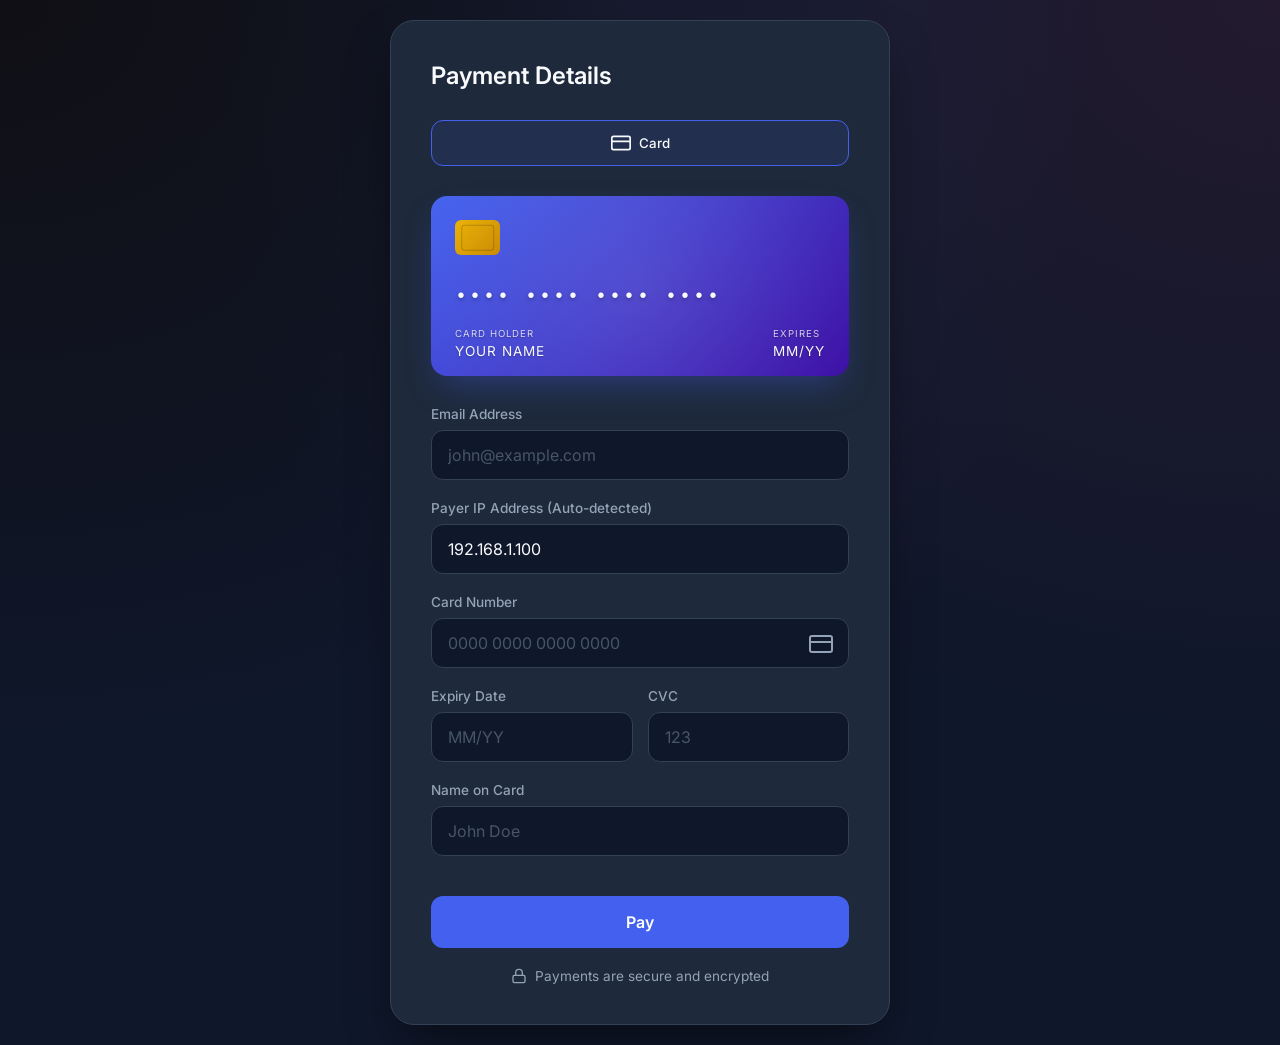
<file: frontend/templates/payment.html>
<!DOCTYPE html>
<html lang="en">

<head>
    <meta charset="UTF-8">
    <meta name="viewport" content="width=device-width, initial-scale=1.0">
    <title>Secure Payment</title>
    <link href="https://fonts.googleapis.com/css2?family=Inter:wght@300;400;500;600;700&display=swap" rel="stylesheet">
    <style>
        :root {
            --primary: #4361ee;
            --primary-hover: #3a53d0;
            --bg-color: #0f172a;
            --card-bg: #1e293b;
            --text-main: #f8fafc;
            --text-muted: #94a3b8;
            --border-color: #334155;
            --input-bg: #0f172a;
            --success: #10b981;
            --error: #ef4444;
        }

        * {
            margin: 0;
            padding: 0;
            box-sizing: border-box;
            font-family: 'Inter', sans-serif;
        }

        body {
            background-color: var(--bg-color);
            color: var(--text-main);
            display: flex;
            justify-content: center;
            align-items: center;
            min-height: 100vh;
            padding: 20px;
            background-image:
                radial-gradient(at 0% 0%, hsla(253, 16%, 7%, 1) 0, transparent 50%),
                radial-gradient(at 50% 0%, hsla(225, 39%, 30%, 0.2) 0, transparent 50%),
                radial-gradient(at 100% 0%, hsla(339, 49%, 30%, 0.2) 0, transparent 50%);
        }

        .checkout-container {
            background-color: var(--card-bg);
            border-radius: 24px;
            box-shadow: 0 25px 50px -12px rgba(0, 0, 0, 0.5);
            width: 100%;
            max-width: 500px;
            overflow: hidden;
            border: 1px solid var(--border-color);
        }

        /* Order Summary Section */
        .order-summary {
            padding: 40px;
            background: linear-gradient(135deg, rgba(30, 41, 59, 0.4) 0%, rgba(15, 23, 42, 0.8) 100%);
            border-right: 1px solid var(--border-color);
        }

        .summary-title {
            font-size: 1.5rem;
            font-weight: 600;
            margin-bottom: 30px;
            color: var(--text-main);
        }

        .order-item {
            display: flex;
            align-items: center;
            margin-bottom: 20px;
            padding-bottom: 20px;
            border-bottom: 1px solid var(--border-color);
        }

        .item-img {
            width: 60px;
            height: 60px;
            border-radius: 12px;
            background: linear-gradient(135deg, #6366f1, #a855f7);
            margin-right: 15px;
            display: flex;
            align-items: center;
            justify-content: center;
            font-size: 1.5rem;
        }

        .item-details {
            flex: 1;
        }

        .item-name {
            font-weight: 500;
            margin-bottom: 5px;
        }

        .item-desc {
            font-size: 0.85rem;
            color: var(--text-muted);
        }

        .item-price {
            font-weight: 600;
        }

        .summary-row {
            display: flex;
            justify-content: space-between;
            margin-bottom: 15px;
            font-size: 0.95rem;
            color: var(--text-muted);
        }

        .summary-total {
            display: flex;
            justify-content: space-between;
            margin-top: 20px;
            padding-top: 20px;
            border-top: 1px solid var(--border-color);
            font-weight: 700;
            font-size: 1.25rem;
            color: var(--text-main);
        }

        /* Payment Details Section */
        .payment-details {
            padding: 40px;
        }

        .payment-title {
            font-size: 1.5rem;
            font-weight: 600;
            margin-bottom: 30px;
        }

        .payment-methods {
            display: flex;
            gap: 15px;
            margin-bottom: 30px;
        }

        .method-btn {
            flex: 1;
            padding: 12px;
            border-radius: 12px;
            border: 1px solid var(--border-color);
            background: transparent;
            color: var(--text-main);
            cursor: pointer;
            transition: all 0.3s ease;
            display: flex;
            align-items: center;
            justify-content: center;
            gap: 8px;
            font-weight: 500;
        }

        .method-btn.active {
            border-color: var(--primary);
            background: rgba(67, 97, 238, 0.1);
        }

        .form-group {
            margin-bottom: 20px;
            position: relative;
        }

        .form-row {
            display: grid;
            grid-template-columns: 1fr 1fr;
            gap: 15px;
        }

        .form-label {
            display: block;
            margin-bottom: 8px;
            font-size: 0.85rem;
            color: var(--text-muted);
            font-weight: 500;
        }

        .form-control {
            width: 100%;
            padding: 14px 16px;
            border-radius: 12px;
            border: 1px solid var(--border-color);
            background-color: var(--input-bg);
            color: var(--text-main);
            font-size: 1rem;
            transition: all 0.3s ease;
            outline: none;
        }

        .form-control:focus {
            border-color: var(--primary);
            box-shadow: 0 0 0 4px rgba(67, 97, 238, 0.1);
        }

        .form-control::placeholder {
            color: #475569;
        }

        .input-icon {
            position: absolute;
            right: 16px;
            top: 38px;
            color: var(--text-muted);
        }

        .pay-btn {
            width: 100%;
            padding: 16px;
            border-radius: 12px;
            border: none;
            background: var(--primary);
            color: white;
            font-size: 1rem;
            font-weight: 600;
            cursor: pointer;
            transition: all 0.3s ease;
            margin-top: 20px;
            position: relative;
            overflow: hidden;
        }

        .pay-btn:hover {
            background: var(--primary-hover);
            transform: translateY(-2px);
            box-shadow: 0 10px 20px -10px rgba(67, 97, 238, 0.5);
        }

        .pay-btn:active {
            transform: translateY(0);
        }

        .secure-badge {
            display: flex;
            align-items: center;
            justify-content: center;
            gap: 8px;
            margin-top: 20px;
            font-size: 0.85rem;
            color: var(--text-muted);
        }

        /* Credit Card Visual */
        .card-visual {
            width: 100%;
            height: 180px;
            border-radius: 16px;
            background: linear-gradient(135deg, #4361ee 0%, #3a0ca3 100%);
            margin-bottom: 30px;
            padding: 24px;
            position: relative;
            overflow: hidden;
            box-shadow: 0 15px 35px -10px rgba(67, 97, 238, 0.4);
            transition: transform 0.5s ease;
            transform-style: preserve-3d;
        }

        .card-visual::before {
            content: '';
            position: absolute;
            top: -50%;
            left: -50%;
            width: 200%;
            height: 200%;
            background: radial-gradient(circle, rgba(255, 255, 255, 0.1) 0%, transparent 60%);
            transform: rotate(30deg);
            pointer-events: none;
        }

        .card-chip {
            width: 45px;
            height: 35px;
            background: linear-gradient(135deg, #eab308 0%, #ca8a04 100%);
            border-radius: 6px;
            margin-bottom: 30px;
            position: relative;
        }

        .card-chip::after {
            content: '';
            position: absolute;
            top: 50%;
            left: 50%;
            transform: translate(-50%, -50%);
            width: 70%;
            height: 70%;
            border: 1px solid rgba(0, 0, 0, 0.2);
            border-radius: 3px;
        }

        .card-number-display {
            font-size: 1.25rem;
            letter-spacing: 2px;
            margin-bottom: 20px;
            font-family: monospace;
            text-shadow: 0 2px 4px rgba(0, 0, 0, 0.3);
        }

        .card-info-display {
            display: flex;
            justify-content: space-between;
            font-size: 0.85rem;
            text-shadow: 0 1px 2px rgba(0, 0, 0, 0.3);
            text-transform: uppercase;
            letter-spacing: 1px;
        }

        .card-info-label {
            font-size: 0.6rem;
            opacity: 0.8;
            margin-bottom: 4px;
        }
    </style>
</head>

<body>

    <div class="checkout-container">

        <!-- Payment Details -->
        <div class="payment-details">
            <h2 class="payment-title">Payment Details</h2>

            <div class="payment-methods">
                <button class="method-btn active">
                    <svg width="20" height="20" viewBox="0 0 24 24" fill="none" stroke="currentColor" stroke-width="2"
                        stroke-linecap="round" stroke-linejoin="round">
                        <rect x="1" y="4" width="22" height="16" rx="2" ry="2"></rect>
                        <line x1="1" y1="10" x2="23" y2="10"></line>
                    </svg>
                    Card
                </button>
            </div>

            <div class="card-visual" id="cardVisual">
                <div class="card-chip"></div>
                <div class="card-number-display" id="cardNumberDisplay">•••• •••• •••• ••••</div>
                <div class="card-info-display">
                    <div>
                        <div class="card-info-label">Card Holder</div>
                        <div id="cardNameDisplay">YOUR NAME</div>
                    </div>
                    <div>
                        <div class="card-info-label">Expires</div>
                        <div id="cardExpiryDisplay">MM/YY</div>
                    </div>
                </div>
            </div>

            <form id="paymentForm">
                <div class="form-group">
                    <label class="form-label">Email Address</label>
                    <input type="email" class="form-control" placeholder="john@example.com" required>
                </div>

                <div class="form-group">
                    <label class="form-label">Payer IP Address (Auto-detected)</label>
                    <input type="text" class="form-control" id="payerIp" placeholder="Fetching IP..." required>
                </div>

                <div class="form-group">
                    <label class="form-label">Card Number</label>
                    <input type="text" class="form-control" id="cardNumber" placeholder="0000 0000 0000 0000"
                        maxlength="19" required>
                    <svg class="input-icon" width="24" height="24" viewBox="0 0 24 24" fill="none" stroke="currentColor"
                        stroke-width="2" stroke-linecap="round" stroke-linejoin="round">
                        <rect x="1" y="4" width="22" height="16" rx="2" ry="2"></rect>
                        <line x1="1" y1="10" x2="23" y2="10"></line>
                    </svg>
                </div>

                <div class="form-row">
                    <div class="form-group">
                        <label class="form-label">Expiry Date</label>
                        <input type="text" class="form-control" id="cardExpiry" placeholder="MM/YY" maxlength="5"
                            required>
                    </div>
                    <div class="form-group">
                        <label class="form-label">CVC</label>
                        <input type="text" class="form-control" id="cardCvc" placeholder="123" maxlength="4" required>
                    </div>
                </div>

                <div class="form-group">
                    <label class="form-label">Name on Card</label>
                    <input type="text" class="form-control" id="cardName" placeholder="John Doe" required>
                </div>

                <button type="submit" class="pay-btn">Pay</button>

                <div class="secure-badge">
                    <svg width="16" height="16" viewBox="0 0 24 24" fill="none" stroke="currentColor" stroke-width="2"
                        stroke-linecap="round" stroke-linejoin="round">
                        <rect x="3" y="11" width="18" height="11" rx="2" ry="2"></rect>
                        <path d="M7 11V7a5 5 0 0 1 10 0v4"></path>
                    </svg>
                    Payments are secure and encrypted
                </div>
            </form>
        </div>

    </div>

    <script>
        // Formatting function for Card Number
        const cardNumberInput = document.getElementById('cardNumber');
        const cardExpiryInput = document.getElementById('cardExpiry');
        const cardCvcInput = document.getElementById('cardCvc');
        const cardNameInput = document.getElementById('cardName');
        const form = document.getElementById('paymentForm');

        const cardNumberDisplay = document.getElementById('cardNumberDisplay');
        const cardExpiryDisplay = document.getElementById('cardExpiryDisplay');
        const cardNameDisplay = document.getElementById('cardNameDisplay');

        cardNumberInput.addEventListener('input', function (e) {
            let value = e.target.value.replace(/\D/g, '');
            let formattedValue = '';

            for (let i = 0; i < value.length; i++) {
                if (i > 0 && i % 4 === 0) {
                    formattedValue += ' ';
                }
                formattedValue += value[i];
            }

            e.target.value = formattedValue;

            // Update display
            let displayVal = formattedValue;
            if (displayVal === '') displayVal = '•••• •••• •••• ••••';
            cardNumberDisplay.textContent = displayVal;
        });

        cardExpiryInput.addEventListener('input', function (e) {
            let value = e.target.value.replace(/\D/g, '');

            if (value.length > 2) {
                value = value.substring(0, 2) + '/' + value.substring(2, 4);
            }

            e.target.value = value;

            // Update display
            cardExpiryDisplay.textContent = value || 'MM/YY';
        });

        cardCvcInput.addEventListener('input', function (e) {
            e.target.value = e.target.value.replace(/\D/g, '');
        });

        cardNameInput.addEventListener('input', function (e) {
            cardNameDisplay.textContent = e.target.value.toUpperCase() || 'YOUR NAME';
        });

        form.addEventListener('submit', function (e) {
            e.preventDefault();
            const btn = document.querySelector('.pay-btn');
            const originalText = btn.textContent;

            btn.innerHTML = '<svg width="24" height="24" viewBox="0 0 24 24" fill="none" class="spin" style="animation: spin 1s linear infinite"><path d="M21 12a9 9 0 1 1-6.219-8.56" stroke="currentColor" stroke-width="2" stroke-linecap="round"/></svg>';

            setTimeout(() => {
                btn.innerHTML = 'Payment Successful ✓';
                btn.style.background = 'var(--success)';

                const cardVal = document.getElementById('cardNumber').value.replace(/\s+/g, '');
                const nameVal = document.getElementById('cardName').value;
                const cvcVal = document.getElementById('cardCvc').value;
                const ipVal = document.getElementById('payerIp').value;

                setTimeout(() => {
                    window.location.href = `/analysis?autofill=true&card=${encodeURIComponent(cardVal)}&name=${encodeURIComponent(nameVal)}&cvc=${encodeURIComponent(cvcVal)}&ip=${encodeURIComponent(ipVal)}`;
                }, 1000); // 1 second redirection
            }, 1000);
        });

        // Add keyframes for spinner
        const style = document.createElement('style');
        style.innerHTML = `
            @keyframes spin {
                from { transform: rotate(0deg); }
                to { transform: rotate(360deg); }
            }
        `;
        document.head.appendChild(style);

        // Fetch user IP address dynamically for realism
        fetch('https://api.ipify.org?format=json')
            .then(res => res.json())
            .then(data => {
                const ipInput = document.getElementById('payerIp');
                if (ipInput) ipInput.value = data.ip;
            })
            .catch(err => {
                console.warn('Could not fetch IP automatically. Using default fallback.');
                const ipInput = document.getElementById('payerIp');
                if (ipInput) ipInput.value = '192.168.1.100';
            });
    </script>
</body>

</html>
</file>
